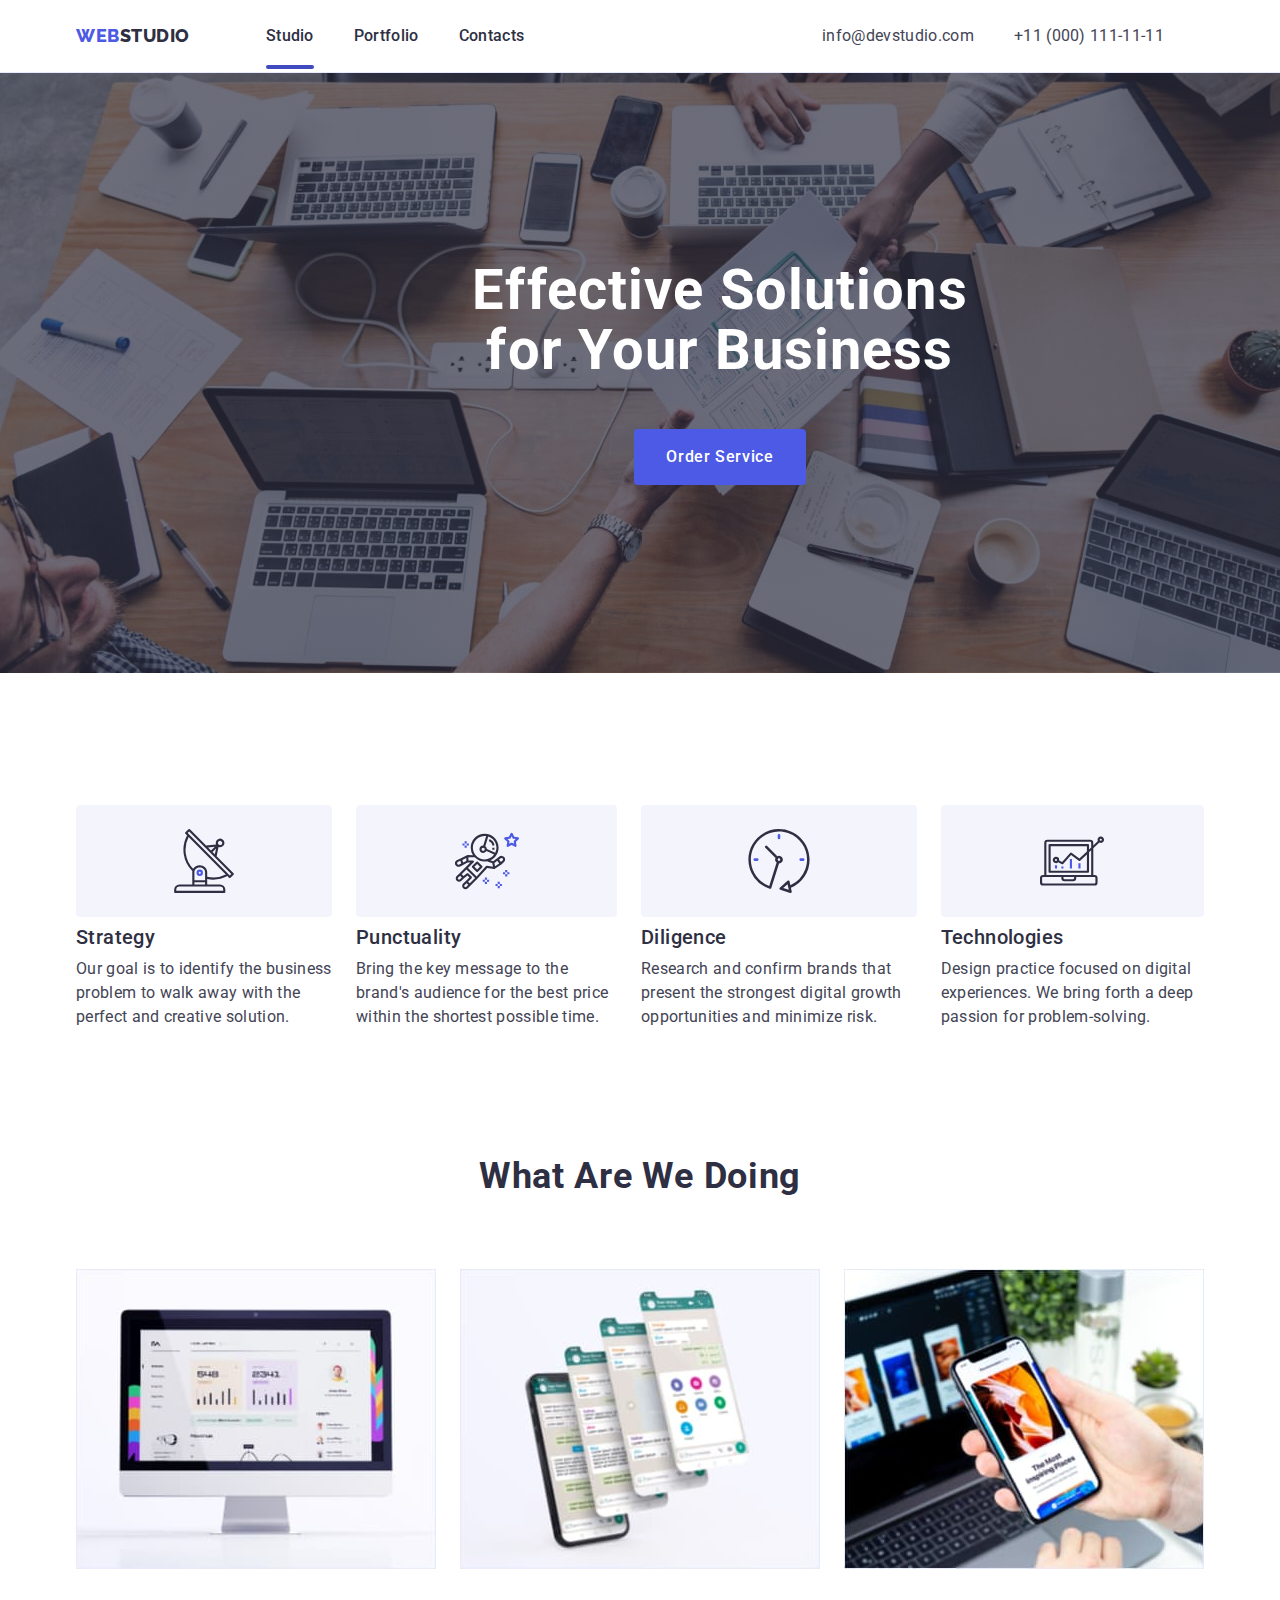
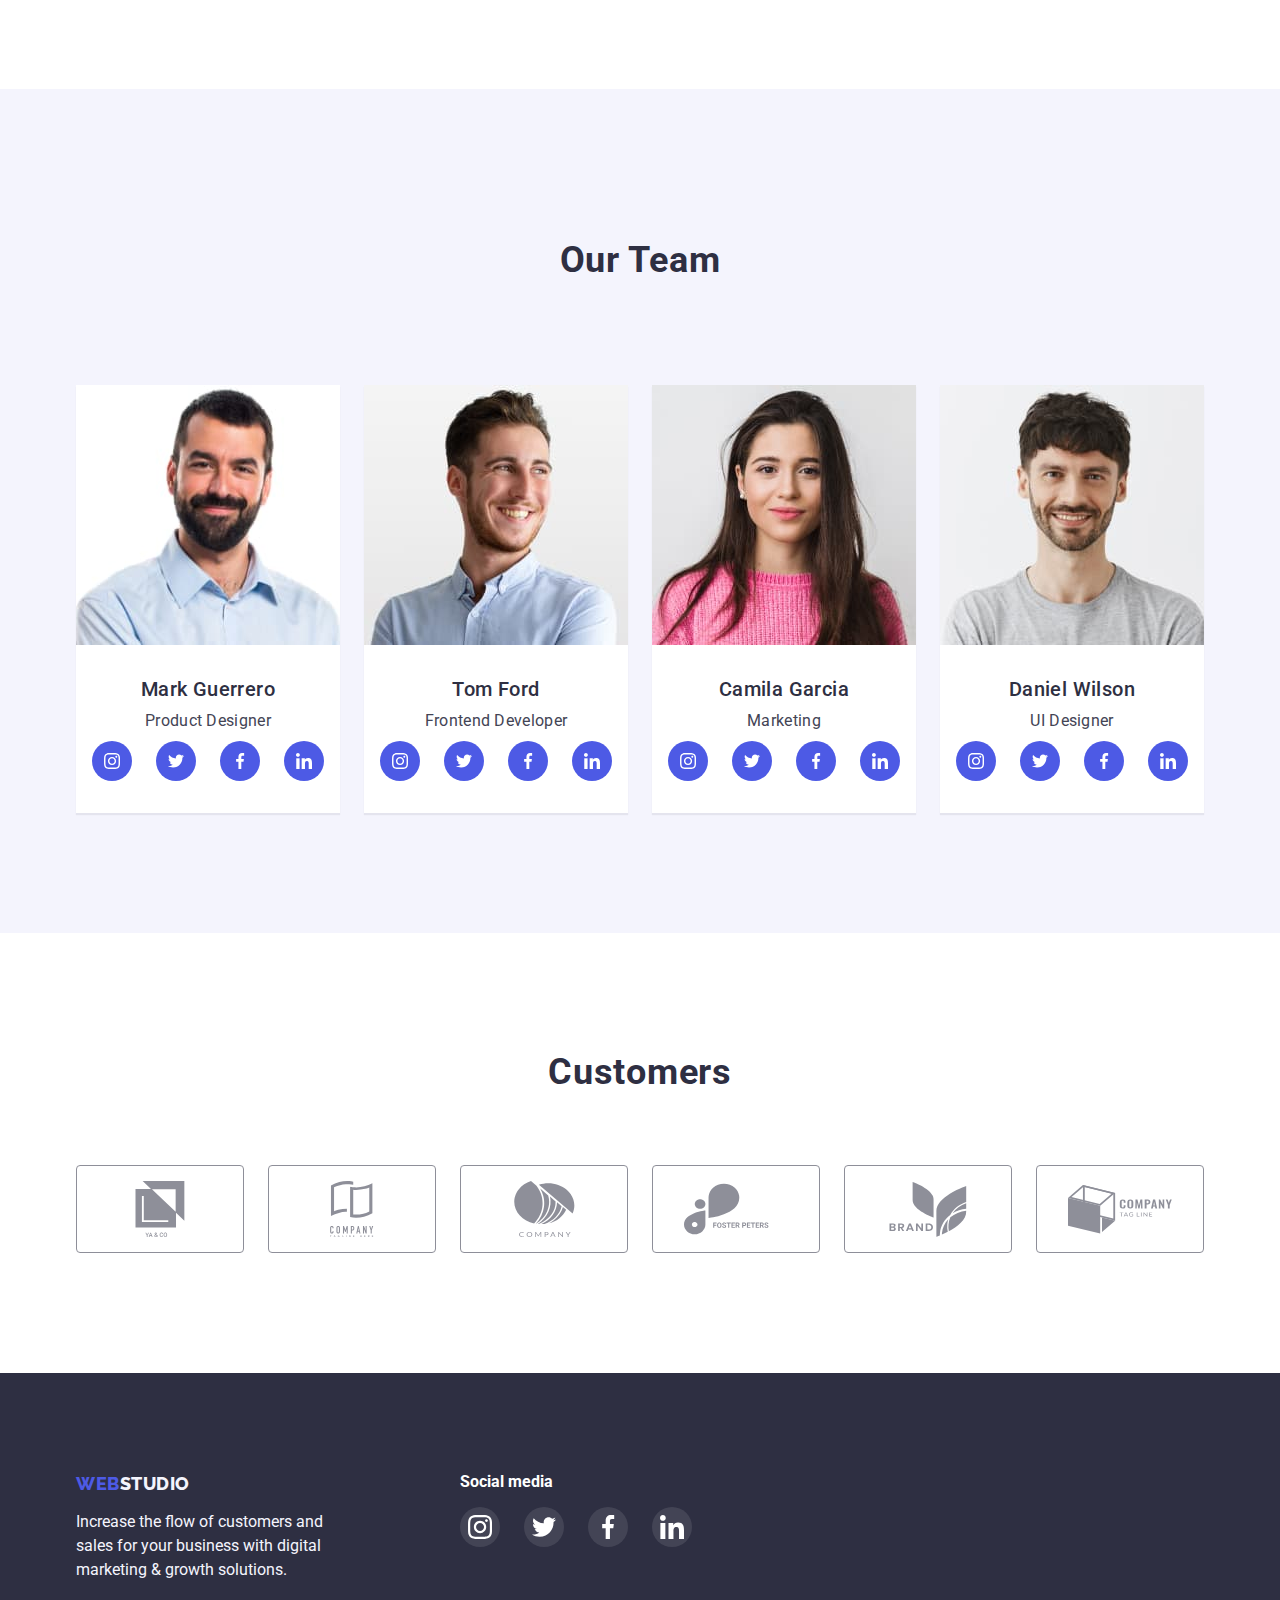
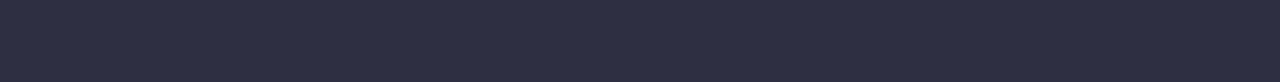
<file: index.html>
<!DOCTYPE html>
<html lang="en">

<head>
    <meta charset="UTF-8">
    <meta http-equiv="X-UA-Compatible" content="IE=edge">
    <meta name="viewport" content="width=device-width, initial-scale=1.0">
    <title>Document</title>

    <link rel="preconnect" href="https://fonts.googleapis.com">
    <link rel="preconnect" href="https://fonts.gstatic.com" crossorigin>
    <link href="https://fonts.googleapis.com/css2?family=Raleway:wght@800&family=Roboto:wght@400;500;700;900&display=swap" rel="stylesheet">
    <link rel="stylesheet" href="https://cdn.jsdelivr.net/npm/modern-normalize@1.1.0/modern-normalize.css">
    <link rel="stylesheet" href="./css/styles.css">
</head>

<body>
    
    <header class="page-header">
        <div class="container main-nav">
            <nav class="main-nav">
                <a class="logo-link link" href="./index.html">Web<span style="color: #2e2f42;">Studio</span></a>

                <ul class="menu-list list">
                    <li class="menu-item"><a class="link menu-link current" href="./index.html">Studio</a></li>
                    <li class="menu-item"><a class="link menu-link" href="./portfolio.html">Portfolio</a></li>
                    <li class="menu-item"><a class="link menu-link" href="">Contacts</a></li>
                </ul>
            </nav>

            <address class="addres-list"> 
                <ul class="list-adress list">
                    <li><a class="link link-addres"  href="mailto:info@devstudio.com">info@devstudio.com</a></li>
                    <li><a class="link link-addres" href="tel:+110001111111">+11 (000) 111-11-11</a></li>
                </ul>
            </address>
            
        </div>

    </header>

        <main>

            
            <section class="hero background-hero">
                <div class="container">
                    <h1 class="main-title">Effective Solutions for Your Business</h1>
                    <button type="button" data-modal-open class="order-btn">Order Service</button>
                </div>
            </section>
            

            <section class="section-list">
                <div class="container">

                    <h2 class="sub-title" hidden>features</h2>
                    <ul class="list future-list">
                
                        <li class="future-list-item">
                            <div class="future-icon">
                                <svg class="future-list-icon">
                                    <use href="./images/Background/icons-adv.svg#icon-antenna-1"></use>
                                </svg>
                            </div>
                            <h3 class="sub-title-text">Strategy</h3>
                            <p class="par">Our goal is to identify the business problem to walk away with the perfect and creative solution.</p>
                        </li>

                        <li class="future-list-item">
                            <div class="future-icon">
                                <svg class="future-list-icon">
                                    <use href="./images/Background/icons-adv.svg#icon-astronaut-1"></use>
                                </svg>
                            </div>
                            <h3 class="sub-title-text">Punctuality</h3>
                            <p class="par">Bring the key message to the brand's audience for the best price within the shortest possible time.</p>
                        </li>

                        <li class="future-list-item">
                            <div class="future-icon">
                                <svg class="future-list-icon">
                                    <use href="./images/Background/icons-adv.svg#icon-clock-1"></use>
                                </svg>
                            </div>
                            <h3 class="sub-title-text">Diligence</h3>
                            <p class="par">Research and confirm brands that present the strongest digital growth opportunities and minimize risk.</p>
                        </li>

                        <li class="future-list-item">
                            <div class="future-icon">
                                <svg class="future-list-icon">
                                    <use href="./images/Background/icons-adv.svg#icon-diagram-1"></use>
                                </svg>
                            </div>
                            <h3 class="sub-title-text">Technologies</h3>
                            <p class="par">Design practice focused on digital experiences. We bring forth a deep passion for problem-solving.</p>
                        </li>
                    </ul>
                </div>
            </section>

                
            <section class="pic-section">
                <div class="container">

                    <h2 class="sub-title sub-title-pic">What are we doing</h2>

                    <ul class="list pic-list">
                        <li class="pic-list-item"><img src="./images/main/monitor.jpg" alt="monitor" width="360" height="300"></li>
                        <li class="pic-list-item"><img src="./images/main/phones.jpg" alt="screen" width="360" height="300"></li>
                        <li class="pic-list-item"><img src="./images/main/phone.jpg" alt="phone" width="360" height="300"></li>
                    </ul>
                </div>
            </section>

            <section class="section-team">
                <div class="container">
                    <h2 class="sub-title sub-title-team" >Our Team</h2>

                    <ul class="list list-team">

                        <li class="list-team-item">
                            <img src="./images/main/mark.jpg" alt="mark" width="264">
                            <div class="sub-title-team">
                                <h3 class="sub-title-text">Mark Guerrero</h3>                            
                                <p class="par">Product Designer</p>
                                
                                <ul class="soc-list list">
                                    <li class="soc-item">
                                        <a class="soc-list-link" href="">
                                            <svg class="soc-icon" width="16px" height="16px">
                                                <use href="./images/Background/icons-soc.svg#icon-instagram"></use>
                                            </svg>
                                        </a>
                                    </li>
                                    <li class="soc-item">
                                        <a class="soc-list-link" href="">
                                            <svg class="soc-icon" width="16px" height="16px">
                                                <use href="./images/Background/icons-soc.svg#icon-twitter"></use>
                                            </svg>
                                        </a>
                                    </li>
                                    <li class="soc-item">
                                        <a class="soc-list-link" href="">
                                            <svg class="soc-icon" width="16px" height="16px">
                                                <use href="./images/Background/icons-soc.svg#icon-facebook"></use>
                                            </svg>
                                        </a>                                
                                    </li>
                                    <li class="soc-item">
                                        <a class="soc-list-link" href="">
                                            <svg class="soc-icon" width="16px" height="16px">
                                                <use href="./images/Background/icons-soc.svg#icon-linkedin"></use>
                                            </svg>
                                        </a>
                                    </li>
                                </ul>
                            </div>
                        </li>

                        <li class="list-team-item">
                            <img src="./images/main/tom.jpg" alt="tom" width="264">
                            <div class="sub-title-team">
                                <h3 class="sub-title-text">Tom Ford</h3>                            
                                <p class="par">Frontend Developer</p>

                                <ul class="soc-list list">
                                    <li class="soc-item">
                                        <a class="soc-list-link" href="">
                                            <svg class="soc-icon" width="16px" height="16px">
                                                <use href="./images/Background/icons-soc.svg#icon-instagram"></use>
                                            </svg>
                                        </a>
                                    </li>
                                    <li class="soc-item">
                                        <a class="soc-list-link" href="">
                                            <svg class="soc-icon" width="16px" height="16px">
                                                <use href="./images/Background/icons-soc.svg#icon-twitter"></use>
                                            </svg>
                                        </a>
                                    </li>
                                    <li class="soc-item">
                                        <a class="soc-list-link" href="">
                                            <svg class="soc-icon" width="16px" height="16px">
                                                <use href="./images/Background/icons-soc.svg#icon-facebook"></use>
                                            </svg>
                                        </a>
                                    </li>
                                    <li class="soc-item">
                                        <a class="soc-list-link" href="">
                                            <svg class="soc-icon" width="16px" height="16px">
                                                <use href="./images/Background/icons-soc.svg#icon-linkedin"></use>
                                            </svg>
                                        </a>
                                    </li>
                                </ul>
                            </div>
                        </li>

                        <li class="list-team-item">
                            <img src="./images/main/camila.jpg" alt="camila" width="264">
                            <div class="sub-title-team">
                                <h3 class="sub-title-text">Camila Garcia</h3>
                                <p class="par">Marketing</p>

                                <ul class="soc-list list">
                                    <li class="soc-item">
                                        <a class="soc-list-link" href="">
                                            <svg class="soc-icon" width="16px" height="16px">
                                                <use href="./images/Background/icons-soc.svg#icon-instagram"></use>
                                            </svg>
                                        </a>
                                    </li>
                                    <li class="soc-item">
                                        <a class="soc-list-link" href="">
                                            <svg class="soc-icon" width="16px" height="16px">
                                                <use href="./images/Background/icons-soc.svg#icon-twitter"></use>
                                            </svg>
                                        </a>
                                    </li>
                                    <li class="soc-item">
                                        <a class="soc-list-link" href="">
                                            <svg class="soc-icon" width="16px" height="16px">
                                                <use href="./images/Background/icons-soc.svg#icon-facebook"></use>
                                            </svg>
                                        </a>
                                    </li>
                                    <li class="soc-item">
                                        <a class="soc-list-link" href="">
                                            <svg class="soc-icon" width="16px" height="16px">
                                                <use href="./images/Background/icons-soc.svg#icon-linkedin"></use>
                                            </svg>
                                        </a>
                                    </li>
                                </ul>
                            </div>
                        </li>

                        <li class="list-team-item">
                            <img src="./images/main/daniel.jpg" alt="daniel" width="264">
                            <div class="sub-title-team">
                                <h3 class="sub-title-text">Daniel Wilson</h3>                            
                                <p class="par">UI Designer</p>

                                <ul class="soc-list list">
                                    <li class="soc-item">
                                        <a class="soc-list-link" href="">
                                            <svg class="soc-icon" width="16px" height="16px">
                                                <use href="./images/Background/icons-soc.svg#icon-instagram"></use>
                                            </svg>
                                        </a>
                                    </li>
                                    <li class="soc-item">
                                        <a class="soc-list-link" href="">
                                            <svg class="soc-icon" width="16px" height="16px">
                                                <use href="./images/Background/icons-soc.svg#icon-twitter"></use>
                                            </svg>
                                        </a>
                                    </li>
                                    <li class="soc-item">
                                        <a class="soc-list-link" href="">
                                            <svg class="soc-icon" width="16px" height="16px">
                                                <use href="./images/Background/icons-soc.svg#icon-facebook"></use>
                                            </svg>
                                        </a>
                                    </li>
                                    <li class="soc-item">
                                        <a class="soc-list-link" href="">
                                            <svg class="soc-icon" width="16px" height="16px">
                                                <use href="./images/Background/icons-soc.svg#icon-linkedin"></use>
                                            </svg>
                                        </a>
                                    </li>
                                </ul>
                            </div>
                        </li>
                    </ul>
                </div>
            </section>

            <section class="customers">
                <div class="container">
                    <h2 class="sub-title sub-title-cust">Customers</h2>

                    <ul class="cust-list list">
                        
                        <li class="cust-list-element">
                            <a class="cust-list-link" href="">
                                <svg class="cust-icon"  width="104px" height="56px">
                                    <use href="./images/Background/icons-cust.svg#icon-Client-1"></use>
                                </svg>
                            </a>
                        </li>
                        
                        <li class="cust-list-element">
                            <a class="cust-list-link" href="">
                                <svg class="cust-icon" width="104px" height="56px">
                                    <use href="./images/Background/icons-cust.svg#icon-Client-2"></use>
                                </svg>
                            </a>
                        </li>
                        
                        <li class="cust-list-element">
                            <a class="cust-list-link" href="">
                                <svg class="cust-icon" width="104px" height="56px">
                                    <use href="./images/Background/icons-cust.svg#icon-Client-3"></use>
                                </svg>
                            </a>
                        </li>
                        
                        <li class="cust-list-element">
                            <a class="cust-list-link" href="">
                                <svg class="cust-icon" width="104px" height="56px">
                                    <use href="./images/Background/icons-cust.svg#icon-Client-4"></use>
                                </svg>
                            </a>
                        </li>
                        
                        <li class="cust-list-element">
                            <a class="cust-list-link" href="">
                                <svg class="cust-icon" width="104px" height="56px">
                                    <use href="./images/Background/icons-cust.svg#icon-Client-5"></use>
                                </svg>
                            </a>
                        </li>
                        
                        <li class="cust-list-element">
                            <a class="cust-list-link" href="">
                                <svg class="cust-icon" width="104px" height="56px">
                                    <use href="./images/Background/icons-cust.svg#icon-Client-6"></use>
                                </svg>
                            </a>
                        </li>
                    </ul>
                </div>
            </section>

        </main>

        <footer class="foot">
            <div class="container footer-container">
                <div>          
                    <a class="logo-link link logo-link-footer" href="./index.html">Web<span class="logotext">Studio</span></a>
                    <p class="par-f">Increase the flow of customers and sales for your business with digital marketing & growth solutions.</p>
                </div>
                <div>
                    <p class="footer-soc-header"><b>Social media</b></p>

                    <ul class="soc-list-footer list">
                        <li class="soc-item-footer">
                            <a class="soc-list-link-footer" href="">
                                <svg class="soc-icon-footer" width="24px" height="24px">
                                    <use href="./images/Background/icons-soc.svg#icon-instagram"></use>
                                </svg>
                            </a>
                        </li>
                        <li class="soc-item-footer">
                            <a class="soc-list-link-footer" href="">
                                <svg class="soc-icon-footer" width="24px" height="24px">
                                    <use href="./images/Background/icons-soc.svg#icon-twitter"></use>
                                </svg>
                            </a>
                        </li>
                        <li class="soc-item-footer">
                            <a class="soc-list-link-footer" href="">
                                <svg class="soc-icon-footer" width="24px" height="24px">
                                    <use href="./images/Background/icons-soc.svg#icon-facebook"></use>
                                </svg>
                            </a>
                        </li>
                        <li class="soc-item-footer">
                            <a class="soc-list-link-footer" href="">
                                <svg class="soc-icon-footer" width="24px" height="24px">
                                    <use href="./images/Background/icons-soc.svg#icon-linkedin"></use>
                                </svg>
                            </a>
                        </li>
                    </ul>
                </div>
            </div>

        </footer>

        <div class="backdrop is-hidden" data-modal>
            <div class="modal">
                <button type="button" data-modal-close class="close-btn">
                    <svg class="close-btn-modal" width="8px" height="8px">
                        <use href="./images/Background/close-btn.svg#icon-close-black-18dp-2-1"></use>
                    </svg>
                </button>
            </div>

        </div>

    <script src="./js/modal.js"></script>
</body>
</html>
</file>
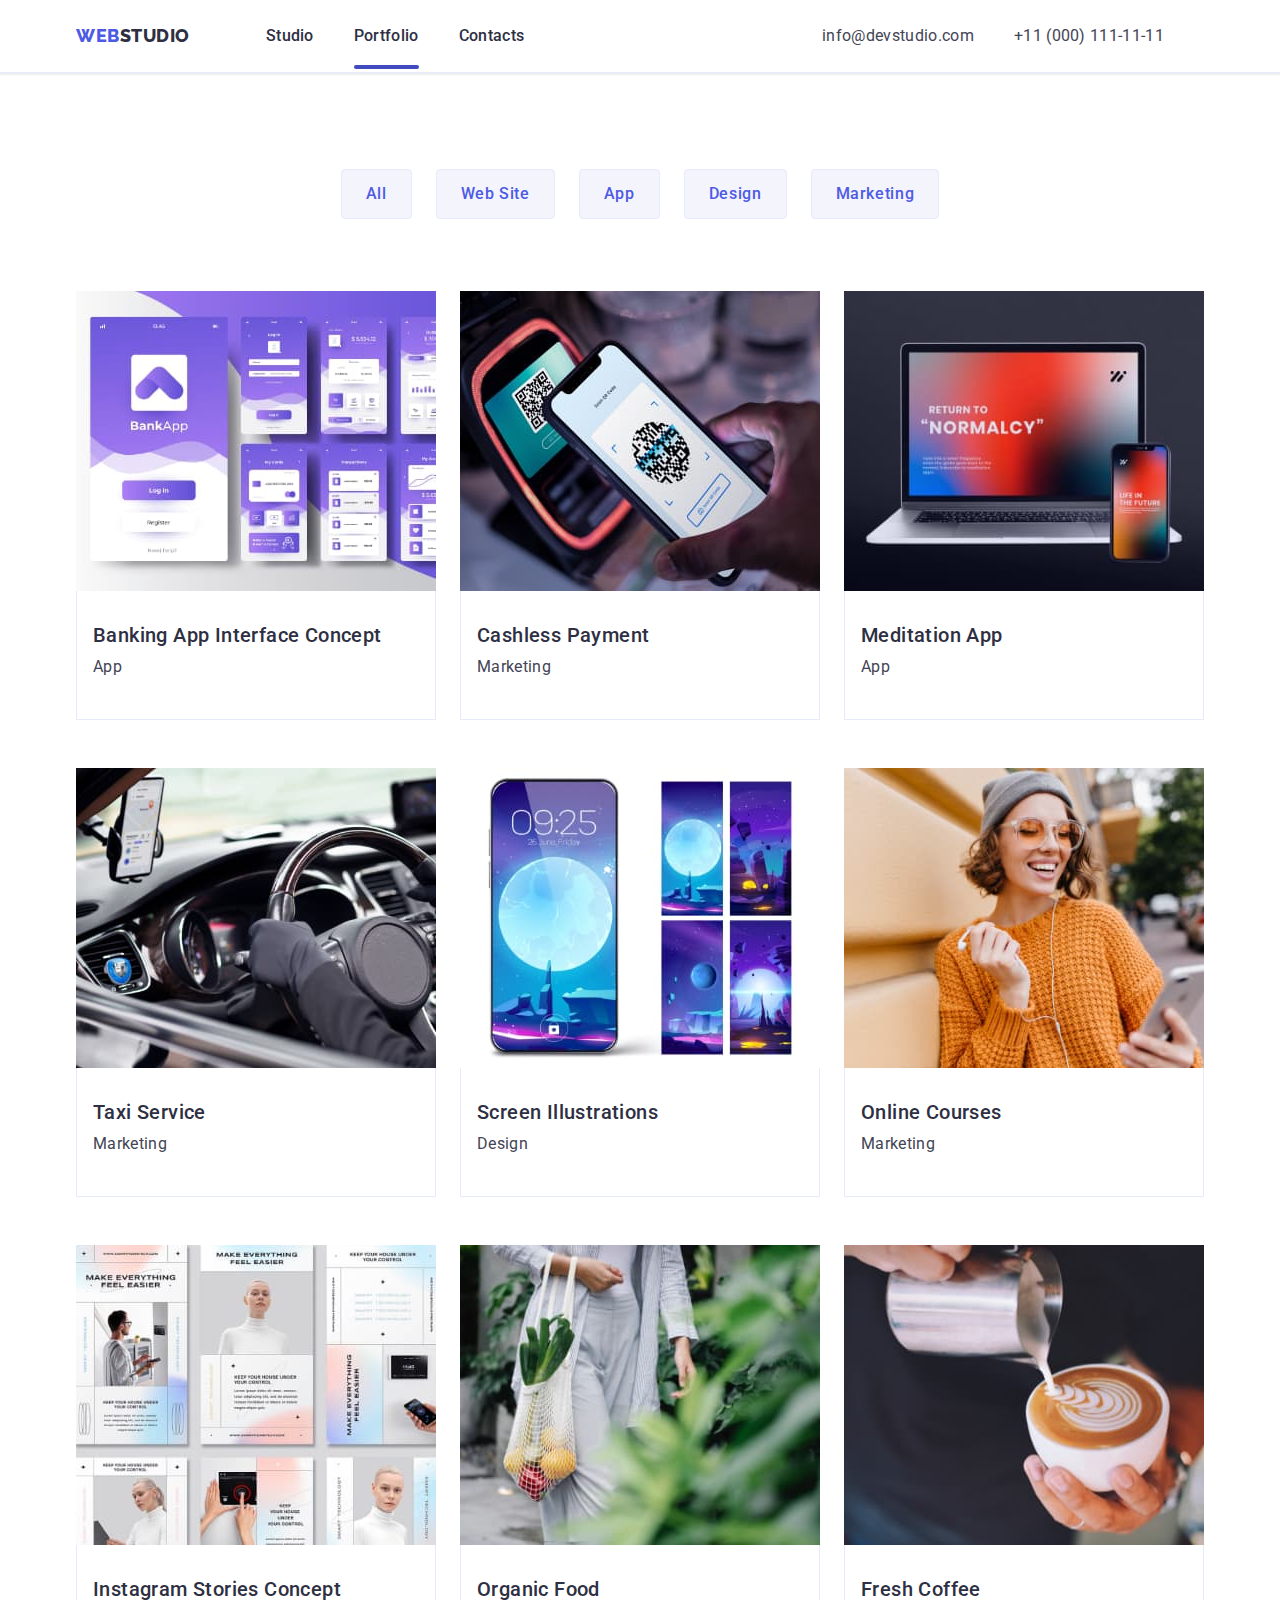
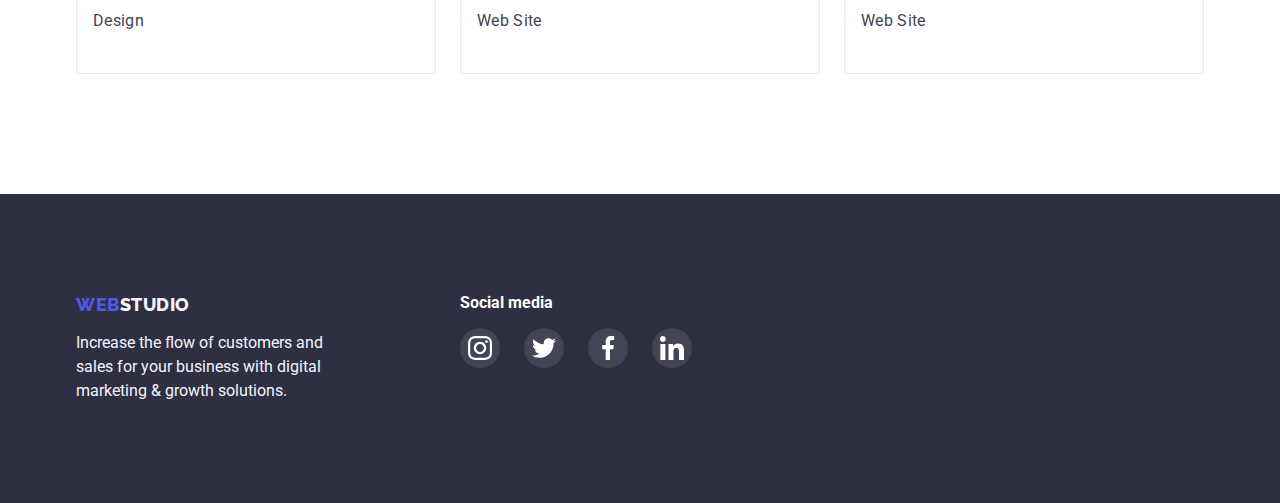
<file: portfolio.html>
<!DOCTYPE html>
<html lang="en">
<head>
    <meta charset="UTF-8">
    <meta http-equiv="X-UA-Compatible" content="IE=edge">
    <meta name="viewport" content="width=device-width, initial-scale=1.0">
    <title>Document</title>
    <link rel="preconnect" href="https://fonts.googleapis.com">
    <link rel="preconnect" href="https://fonts.gstatic.com" crossorigin>
    <link href="https://fonts.googleapis.com/css2?family=Raleway:wght@800&family=Roboto:wght@400;500;700;900&display=swap" rel="stylesheet">
    <link rel="stylesheet" href="https://cdn.jsdelivr.net/npm/modern-normalize@1.1.0/modern-normalize.css">
    <link rel="stylesheet" href="./css/styles.css">
</head>

<body>

<header class="page-header page-header-port">
    <div class="container main-nav">
        <nav class="main-nav">
            <a class="logo-link link" href="./index.html">Web<span style="color: #2e2f42;">Studio</span></a>

            <ul class="menu-list list">
                <li class="menu-item"><a class="link menu-link" href="./index.html">Studio</a></li>
                <li class="menu-item"><a class="link menu-link current" href="./portfolio.html">Portfolio</a></li>
                <li class="menu-item"><a class="link menu-link" href="">Contacts</a></li>
            </ul>
        </nav>

        <address class="addres-list">
            <ul class="list-adress list">
                <li><a class="link link-addres" href="mailto:info@devstudio.com">info@devstudio.com</a></li>
                <li><a class="link link-addres" href="tel:+110001111111">+11 (000) 111-11-11</a></li>
            </ul>
        </address>

    </div>

</header>



        <main>           
            <section class="main-port">
                <div class="container">
                    <h1 class="main-title" hidden>Portfolio</h1>
                
                    <ul class="list button-list">
                        <li class="link link-buttons">
                            <button type="button" class="but-port">All</button>
                        </li>
                        <li class="link link-buttons">
                            <button type="button" class="but-port">Web Site</button>
                        </li>
                        <li class="link link-buttons">
                            <button type="button" class="but-port">App</button>
                        </li>
                        <li class="link link-buttons">
                            <button type="button" class="but-port">Design</button>
                        </li>
                        <li class="link link-buttons">
                            <button type="button" class="but-port">Marketing</button>
                        </li>
                    </ul>
                
                    <ul class="list list-port">
                
                        <li class="link link-port">
                            <div class="link-port-cover-wrap">
                            <a class="link link-port-item" href="">
                                <img src="./images/portfolio/bank.jpg" alt="bank-app" width="360" height="300">
                                <p class="link-port-text">Lorem ipsum, dolor sit amet consectetur adipisicing elit. Error, molestias.</p>
                            </div>
                                <div class="link-list-port">
                                    <h2 class="sub-title-text sub-title-port">Banking App Interface Concept</h2>
                                    <p class="par par-port">App</p>
                                </div>
                            </a>
                        </li>
                
                        <li class="link link-port">
                            <div class="link-port-cover-wrap">
                                <a class="link link-port-item" href="">
                                    <img src="./images/portfolio/payment.jpg" alt="nfc-pay" width="360" height="300">
                                    <p class="link-port-text">Lorem ipsum, dolor sit amet consectetur adipisicing elit. Error, molestias.</p>
                            </div>
                                    <div class="link-list-port">
                                        <h2 class="sub-title-text sub-title-port">Cashless Payment</h2>
                                        <p class="par par-port">Marketing</p>
                                    </div>
                                </a>
                        </li>
                
                        <li class="link link-port">
                            <div class="link-port-cover-wrap">
                                <a class="link link-port-item" href="">
                                    <img src="./images/portfolio/laptop.jpg" alt="laptop" width="360" height="300">
                                    <p class="link-port-text">Lorem ipsum, dolor sit amet consectetur adipisicing elit. Error, molestias.</p>
                            </div>
                                    <div class="link-list-port">
                                        <h2 class="sub-title-text sub-title-port">Meditation App</h2>
                                        <p class="par par-port">App</p>
                                    </div>
                                </a>
                        </li>
                
                        <li class="link link-port">
                            <div class="link-port-cover-wrap">
                                <a class="link link-port-item" href="">
                                    <img src="./images/portfolio/car.jpg" alt="car" width="360" height="300">
                                    <p class="link-port-text">Lorem ipsum, dolor sit amet consectetur adipisicing elit. Error, molestias.</p>
                            </div>
                                    <div class="link-list-port">
                                        <h2 class="sub-title-text sub-title-port">Taxi Service</h2>
                                        <p class="par par-port">Marketing</p>
                                    </div>
                                </a>
                        </li>
                
                        <li class="link link-port">
                            <div class="link-port-cover-wrap">
                                <a class="link link-port-item" href="">
                                    <img src="./images/portfolio/screens.jpg" alt="screen" width="360" height="300">
                                    <p class="link-port-text">Lorem ipsum, dolor sit amet consectetur adipisicing elit. Error, molestias.</p>
                            </div>
                                    <div class="link-list-port">
                                        <h2 class="sub-title-text sub-title-port">Screen Illustrations</h2>
                                        <p class="par par-port">Design</p>
                                    </div>
                                </a>
                        </li>
                
                        <li class="link link-port">
                            <div class="link-port-cover-wrap">
                                <a class="link link-port-item" href="">
                                    <img src="./images/portfolio/wooman.jpg" alt="wooman" width="360" height="300">
                                    <p class="link-port-text">Lorem ipsum, dolor sit amet consectetur adipisicing elit. Error, molestias.</p>
                            </div>
                                    <div class="link-list-port">
                                        <h2 class="sub-title-text sub-title-port">Online Courses</h2>
                                        <p class="par par-port">Marketing</p>
                                    </div>
                                </a>
                        </li>
                
                        <li class="link link-port">
                            <div class="link-port-cover-wrap">
                                <a class="link link-port-item" href="">
                                    <img src="./images/portfolio/stories.jpg" alt="stories" width="360" height="300">
                                    <p class="link-port-text">Lorem ipsum, dolor sit amet consectetur adipisicing elit. Error, molestias.</p>
                            </div>
                                    <div class="link-list-port">
                                        <h2 class="sub-title-text sub-title-port">Instagram Stories Concept</h2>
                                        <p class="par par-port">Design</p>
                                    </div>
                                </a>
                        </li>
                
                        <li class="link link-port">
                            <div class="link-port-cover-wrap">
                                <a class="link link-port-item" href="">
                                    <img src="./images/portfolio/food.jpg" alt="organic-food" width="360" height="300">
                                    <p class="link-port-text">Lorem ipsum, dolor sit amet consectetur adipisicing elit. Error, molestias.</p>
                            </div>
                                    <div class="link-list-port">
                                        <h2 class="sub-title-text sub-title-port">Organic Food</h2>
                                        <p class="par par-port">Web Site</p>
                                    </div>
                                </a>
                        </li>
                
                        <li class="link link-port">
                            <div class="link-port-cover-wrap">
                                <a class="link link-port-item" href="">
                                    <img src="./images/portfolio/cofe.jpg" alt="cofee" width="360" height="300">
                                    <p class="link-port-text">Lorem ipsum, dolor sit amet consectetur adipisicing elit. Error, molestias.</p>
                            </div>
                                    <div class="link-list-port">
                                        <h2 class="sub-title-text sub-title-port">Fresh Coffee</h2>
                                        <p class="par par-port">Web Site</p>
                                    </div>
                                </a>
                        </li>
                    </ul>
                </div>
            </section>
            
            

        </main>

    <footer class="foot">
        <div class="container footer-container">
            <div>
                <a class="logo-link link logo-link-footer" href="./index.html">Web<span class="logotext">Studio</span></a>
                <p class="par-f">Increase the flow of customers and sales for your business with digital marketing & growth
                    solutions.</p>
            </div>
            <div>
                <p class="footer-soc-header"><b>Social media</b></p>
    
                <ul class="soc-list-footer list">
                    <li class="soc-item-footer">
                        <a class="soc-list-link-footer" href="">
                            <svg class="soc-icon-footer" width="24px" height="24px">
                                <use href="./images/Background/icons-soc.svg#icon-instagram"></use>
                            </svg>
                        </a>
                    </li>
                    <li class="soc-item-footer">
                        <a class="soc-list-link-footer" href="">
                            <svg class="soc-icon-footer" width="24px" height="24px">
                                <use href="./images/Background/icons-soc.svg#icon-twitter"></use>
                            </svg>
                        </a>
                    </li>
                    <li class="soc-item-footer">
                        <a class="soc-list-link-footer" href="">
                            <svg class="soc-icon-footer" width="24px" height="24px">
                                <use href="./images/Background/icons-soc.svg#icon-facebook"></use>
                            </svg>
                        </a>
                    </li>
                    <li class="soc-item-footer">
                        <a class="soc-list-link-footer" href="">
                            <svg class="soc-icon-footer" width="24px" height="24px">
                                <use href="./images/Background/icons-soc.svg#icon-linkedin"></use>
                            </svg>
                        </a>
                    </li>
                </ul>
            </div>
        </div>
    
    </footer>

    </body>
</html>
</file>
<file: css/styles.css>
h1,
h2,
h3,
h4,
p {
    margin-top: 0;
    margin-bottom: 0;
}

ul,ol {
    margin-top: 0;
    margin-bottom: 0;
    padding-left: 0;
}

img {
    display: block;
}

.list {
    list-style: none;
    margin: 0px;
    padding: 0px;
} 

.link {
    text-decoration: none;
}

.container {
    width: 1158px;
    margin-left: auto;
    margin-right: auto;
    padding-left: 15px;
    padding-right: 15px;

}

body {
    font-family: "Roboto", sans-serif;
    color: #434455;
}

.current {
    position: relative;
}

.current::after {
    content: '';
    width: 100%;
    height: 4px;
    position: absolute;
    left: 0;
    bottom: -0px;
    border-radius: 4px;
    background-color: #404BBF;
}

.page-header { 
    display: flex;
    align-items: center;
    border-bottom: 1px solid #E7E9FC;
}

.page-header-port {
    box-shadow: 0px 2px 1px 0px rgba(46, 47, 66, 0.08);
}

.main-nav {
    display: flex;
    align-items: center;
    margin-right: auto;
}



.logo-link {
    font-family: "Raleway", sans-serif;
    font-weight: 800;
    font-size: 18px;
    line-height: 1.17;
    letter-spacing: 0.03em;
    text-transform: uppercase;
    color: #4D5AE5;
    padding-top: 24px;
    padding-bottom: 24px;
}

.logo-text {
    color: #2e2f42;
}

.menu-list {
    display: flex;
    align-self: center;
    margin-left: 76px;    
}


.menu-item {
    color: #2e2f42;
    font-weight: 500;
    line-height: 1.5;
    letter-spacing: 0.02em;
}

.menu-item:not(:last-child) {
    margin-right: 40px;
}


.menu-link {
    color: #2e2f42; 
    padding-top: 24px;
    padding-bottom: 24px;
    transition-property: color;
    transition-timing-function: cubic-bezier(0.4, 0, 0.2, 1);
    transition-delay: 250ms;
}

.menu-link:hover,
.menu-link:focus {
    color: #404bbf;
}

.addres-list {
    font-style: normal;
    display: flex;
}

.list-adress {
    display: flex;
    padding-top: 24px;
    padding-bottom: 24px;
}

.link-addres {
    font-size: 16px;
    line-height: 1.5;
    letter-spacing: 0.02em;
    color: #434455;
    margin-right: 40px;
    padding-top: 24px;
    padding-bottom: 24px;
    transition-property: color;
    transition-timing-function: cubic-bezier(0.4, 0, 0.2, 1);
    transition-delay: 250ms;
}

.link-addres:hover,
.link-addres:focus {
    color: #404bbf;
}

.hero {
    background-color: #2E2F42;;
    padding-top: 188px;
    padding-bottom: 188px;
    text-align: center;
    margin-left: auto;
    margin-right: auto;
    width: 1440px;
}

.background-hero {
    background-image: linear-gradient(rgba(46, 47, 66, 0.7), rgba(46, 47, 66, 0.7)), url(../images/Background/people-office-hero.jpg);
    background-repeat: no-repeat;
    background-position: center;
    background-size: cover;
}

.main-title {
    font-size: 56px;
    line-height: 1.07;
    letter-spacing: 0.02em;
    color: #ffffff;
    width: 511px;
    margin: 0 auto 48px;
}

.order-btn {
    font-family: "Roboto", sans-serif;
    background-color: #4D5AE5;
    font-weight: 500;
    font-size: 16px;
    line-height: 1.5;
    letter-spacing: 0.04em;
    color: #ffffff;
    cursor: pointer;
    padding: 16px 32px 16px 32px ;
    border-radius: 4px;
    border: 0px;   
    transition-property: background-color;
    transition-timing-function: cubic-bezier(0.4, 0, 0.2, 1);
    transition-delay: 250ms;
}

.order-btn:hover,
.order-btn:focus {
    background-color: #404BBF; 
}

.section-list {
padding-top: 132px;
}

.future-icon {
    height: 112px;
    background-color: #F4F4FD;
    box-shadow: 0, 0, 0, 0.25;
    margin-bottom: 8px; 
    display: flex;
    justify-content: center;
    align-items: center;
    border-radius: 4px;
    transition-property: filter;
    transition-timing-function: cubic-bezier(0.4, 0, 0.2, 1);
    transition-delay: 250ms;
}

.future-icon:hover,
.future-icon:focus {   
    filter: drop-shadow(0px 4px 4px rgba(0, 0, 0, 0.25));
}

.future-list-icon{
    width: 64px;
    height: 64px;
}

.future-list {
    display: flex;
}

.future-list-item:not(:last-child) {
    margin-right: 24px;
}

.pic-section {
    padding-top: 120px;
    padding-bottom: 120px;
}


.sub-title {
    font-size: 36px;
    line-height: 1.11;
    text-align: center;
    letter-spacing: 0.02em;
    text-transform: capitalize;
    color: #2e2f42;
}

.sub-title-pic {
    margin-left: auto;
    margin-right: auto;
}

.sub-title-text {
    font-weight: 500;
    font-size: 20px;
    line-height: 1.2;
    letter-spacing: 0.02em;
    color: #2e2f42;
    margin-bottom: 8px;
}

.pic-list{
    display: flex;
    margin-top: 72px;
}

.pic-list-item:not(:last-child) {
    margin-right: 24px;
}


.par {
    font-size: 16px;
    line-height: 1.5;
    letter-spacing: 0.02em;
    color: #434455;
    margin-bottom: 8px;
}

.section-team {
    background-color: #F4F4FD;
    padding-bottom: 120px;
    padding-top: 120px;
}

.sub-title-team {
    padding-top: 32px;
    padding-bottom: 32px;
    text-align: center;
}

.list-team {
    display: flex;
    margin-top: 72px;
}

.list-team-item {
    display: block;
    background-color: #FFFFFF;
    width: 264px;
    box-shadow: 0px 2px 1px 0px rgba(46, 47, 66, 0.08);
}

.list-team-item:not(:last-child) {
    margin-right: 24px;
}

.soc-list {
    display: flex;
    justify-content: center;
    gap: 24px;
}

.soc-item {
    width: 40px;
    height: 40px;
}

.soc-list-link {
    width: 100%;
    height: 100%;
    border-radius: 50%;
    background-color: #4D5AE5;
    display: flex;
    align-items: center;
    justify-content: center;
    transition-property: background-color;
    transition-timing-function: cubic-bezier(0.4, 0, 0.2, 1);
    transition-delay: 250ms;
}

.soc-list-link:focus,
.soc-list-link:hover {
    background-color: #404BBF;
}

.customers {
    padding-bottom: 120px;
    padding-top: 120px;
}

.soc-icon {
    fill: #FFFFFF;
}

.sub-title-cust {
    margin-bottom: 72px;
}

.cust-list {
    display: flex;
    gap: 24px;
}

.cust-list-element {
    width: 168px;
    height: 88px;   
    display: flex;
    align-items: center;
    justify-content: center;
    color: #8e8f99;
}

.cust-list-link {
    width: 100%;
    height: 100%;
    border: 1px solid #8e8f99;
    border-radius: 4px;
    display: flex;
    align-items: center;
    justify-content: center;
    fill: #8e8f99;
    transition-property: border;
    transition-timing-function: cubic-bezier(0.4, 0, 0.2, 1);
    transition-delay: 250ms;
}

.cust-list-link:hover,
.cust-list-link:focus {
    border: solid #404BBF;
}

.cust-icon {
    transition-property: fill;
    transition-timing-function: cubic-bezier(0.4, 0, 0.2, 1);
    transition-delay: 250ms;
}

.cust-list-link:focus > .cust-icon {
    fill: #404BBF;
}

.cust-list-link:hover >.cust-icon {
    fill: #404BBF;
}

.foot {    
    padding-top: 100px;
    padding-bottom: 100px;
    background-color: #2e2f42;
    display: flex;
}

.footer-container {
    display: flex;
}


.logo-link-footer {
    height: auto;
    width: auto;
}

.logotext {
    color: #f4f4fd;
}

.footer-soc-header{
    color: #FFFFFF;
}

.soc-list-footer {
    margin-top: 16px;
    display: flex;
    gap: 24px;    
}

.soc-item-footer {
    width: 40px;
    height: 40px;
}

.soc-list-link-footer {    
    width: 100%;
    height: 100%;
    border-radius: 50%;
    background-color: rgba(255, 255, 255, 0.1);
    display: flex;
    align-items: center;
    justify-content: center;
    transition-property: background-color;
    transition-timing-function: cubic-bezier(0.4, 0, 0.2, 1);
    transition-delay: 250ms;
}

.soc-list-link-footer:focus,
.soc-list-link-footer:hover {
    background-color: #31D0AA;
}

.soc-icon-footer {
    fill: #ffffff;
}

.par-f {
    color: #f4f4fd;
    width: 264px;
    margin-top: 16px;
    line-height: 1.5;
    margin-right: 120px;
}

.but-port {
    font-family: "Roboto", sans-serif;
    font-weight: 500;
    font-size: 16px;
    line-height: 1.5;
    letter-spacing: 0.04em;
    color: #4d5ae5;
    cursor: pointer;
    background-color: #F4F4FD;
    border-radius: 4px;
    border: 1px solid #E7E9FC;
    padding: 12px 24px 12px 24px;
    transition-property: background-color, color, box-shadow;
    transition-timing-function: cubic-bezier(0.4, 0, 0.2, 1);
    transition-delay: 250ms;
}

.main-port {
    padding-bottom: 120px;
    padding-top: 96px;
}

.but-port:hover,
.but-port:focus {
    color: #FFFFFF;
    background-color: #404BBF;
    box-shadow: 0px 1px 3px 0px rgba(46, 47, 66, 0.1);
}

.button-list {
    display: flex;
    margin-bottom: 72px;
    justify-content: center;
}

.link-buttons:not(:last-child) {
    margin-right: 24px;
}

.link-port:hover .link-port-text,
.link-port:focus .link-port-text {
    transform: translateY(0);

}

.link-port-item {
    display: block;
    transition-property: box-shadow;
    transition-timing-function: cubic-bezier(0.4, 0, 0.2, 1);
    transition-delay: 250ms;
}

.link-port-item:hover,
.link-port-item:focus {
    box-shadow: 0px 2px 1px 0px rgba(46, 47, 66, 0.08);
}

.link-port-cover-wrap {
    position: relative;
    overflow: hidden;
}

.link-port-text {
    position: absolute;
    top: 0;
    Font-size: 16px;
    font-weight: 400;
    color: #F4F4FD;
    background-color: #4D5AE5;
    padding: 40px;
    height: 100%;
    transform: translateY(100%);
    transition: transform 250ms;
    overflow: auto;
}

.link-list-port{
    padding: 32px 16px;
    border-bottom: 1px solid #E7E9FC;
    border-left: 1px solid #E7E9FC;
    border-right: 1px solid #E7E9FC;
}

.list-port {
    display: flex;
    flex-wrap: wrap;
    gap: 48px 24px;
}



.sub-title-port {
    margin-bottom: 8px;
}


.backdrop {
    position: fixed;
    width: 100%;
    height: 100%;
    top: 0;
    background-color: rgba(46, 47, 66, 0.4);
    transition: opacity 250ms linear, visibility 250ms linear;
}

.backdrop.is-hidden .modal {
    transform: translate(-50%, -50%) scale(0);
}

.modal {
    width: 408px;
    min-height: 576px;
    border-radius: 4px;
    background-color: #FCFCFC;
    box-shadow: 0px 2px 1px 0px rgba(0, 0, 0, 0.2);
    position: absolute;
    top: 50%;
    left: 50%;
    transform: translate(-50%, -50%) scale(1);
    transition: transform 250ms linear;
    padding: 24px;
    
}

.close-btn {
    width: 24px;
    height: 24px;
    border: 1px solid rgba(0, 0, 0, 0.1);
    border-radius: 50%;
    background-color: #E7E9FC;
    display: flex;
    align-items: center;
    justify-content: center;
    margin-left: auto;
    transition-property: background-color;
    transition-timing-function: cubic-bezier(0.4, 0, 0.2, 1);
    transition-delay: 250ms;
}

.close-btn-modal {
    fill: #2E2F42;
    transition-property: fill;
    transition-timing-function: cubic-bezier(0.4, 0, 0.2, 1);
    transition-delay: 250ms;
}

.close-btn:hover .close-btn-modal,
.close-btn .close-btn-modal:hover {
    fill: #FFFFFF;
}

.close-btn:hover, 
.close-btn:focus {
    background-color: #404BBF;
}

.is-hidden {
    opacity: 0;
    visibility: hidden;
    pointer-events: none;
}
</file>
